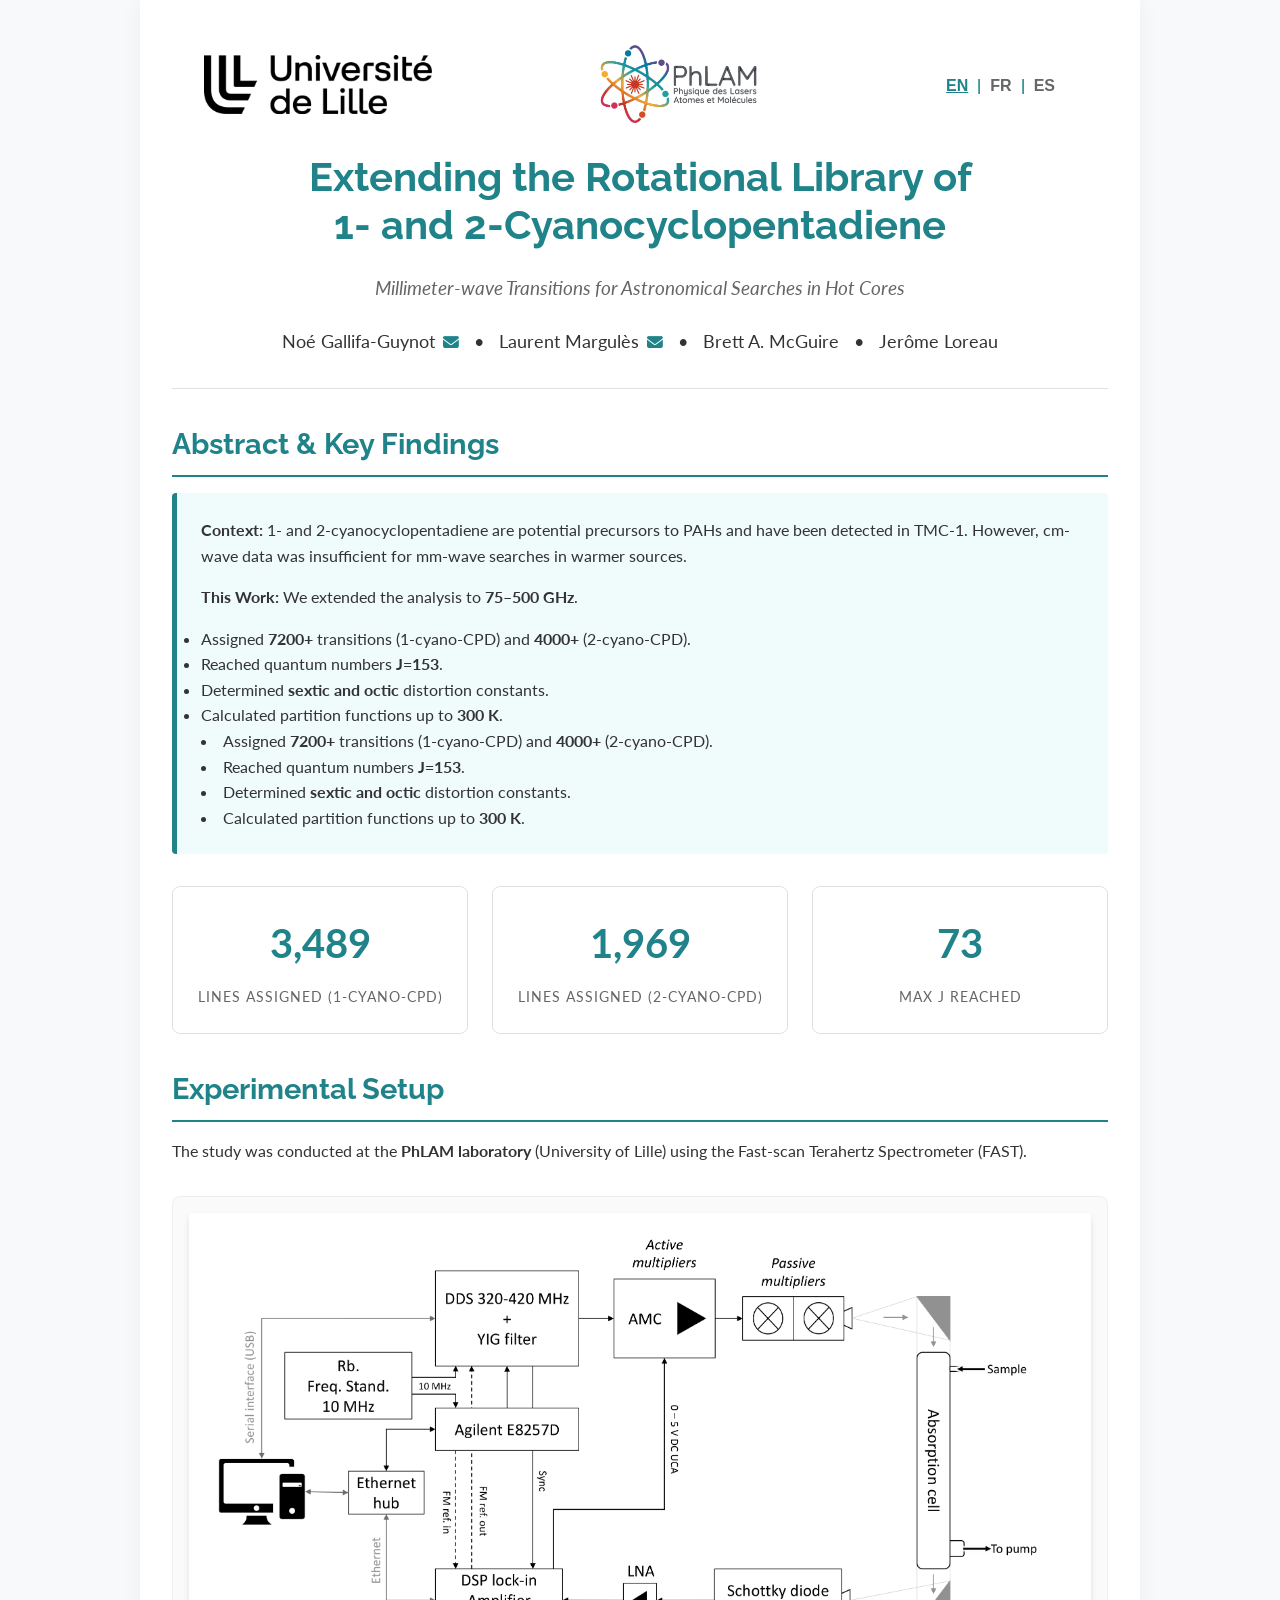
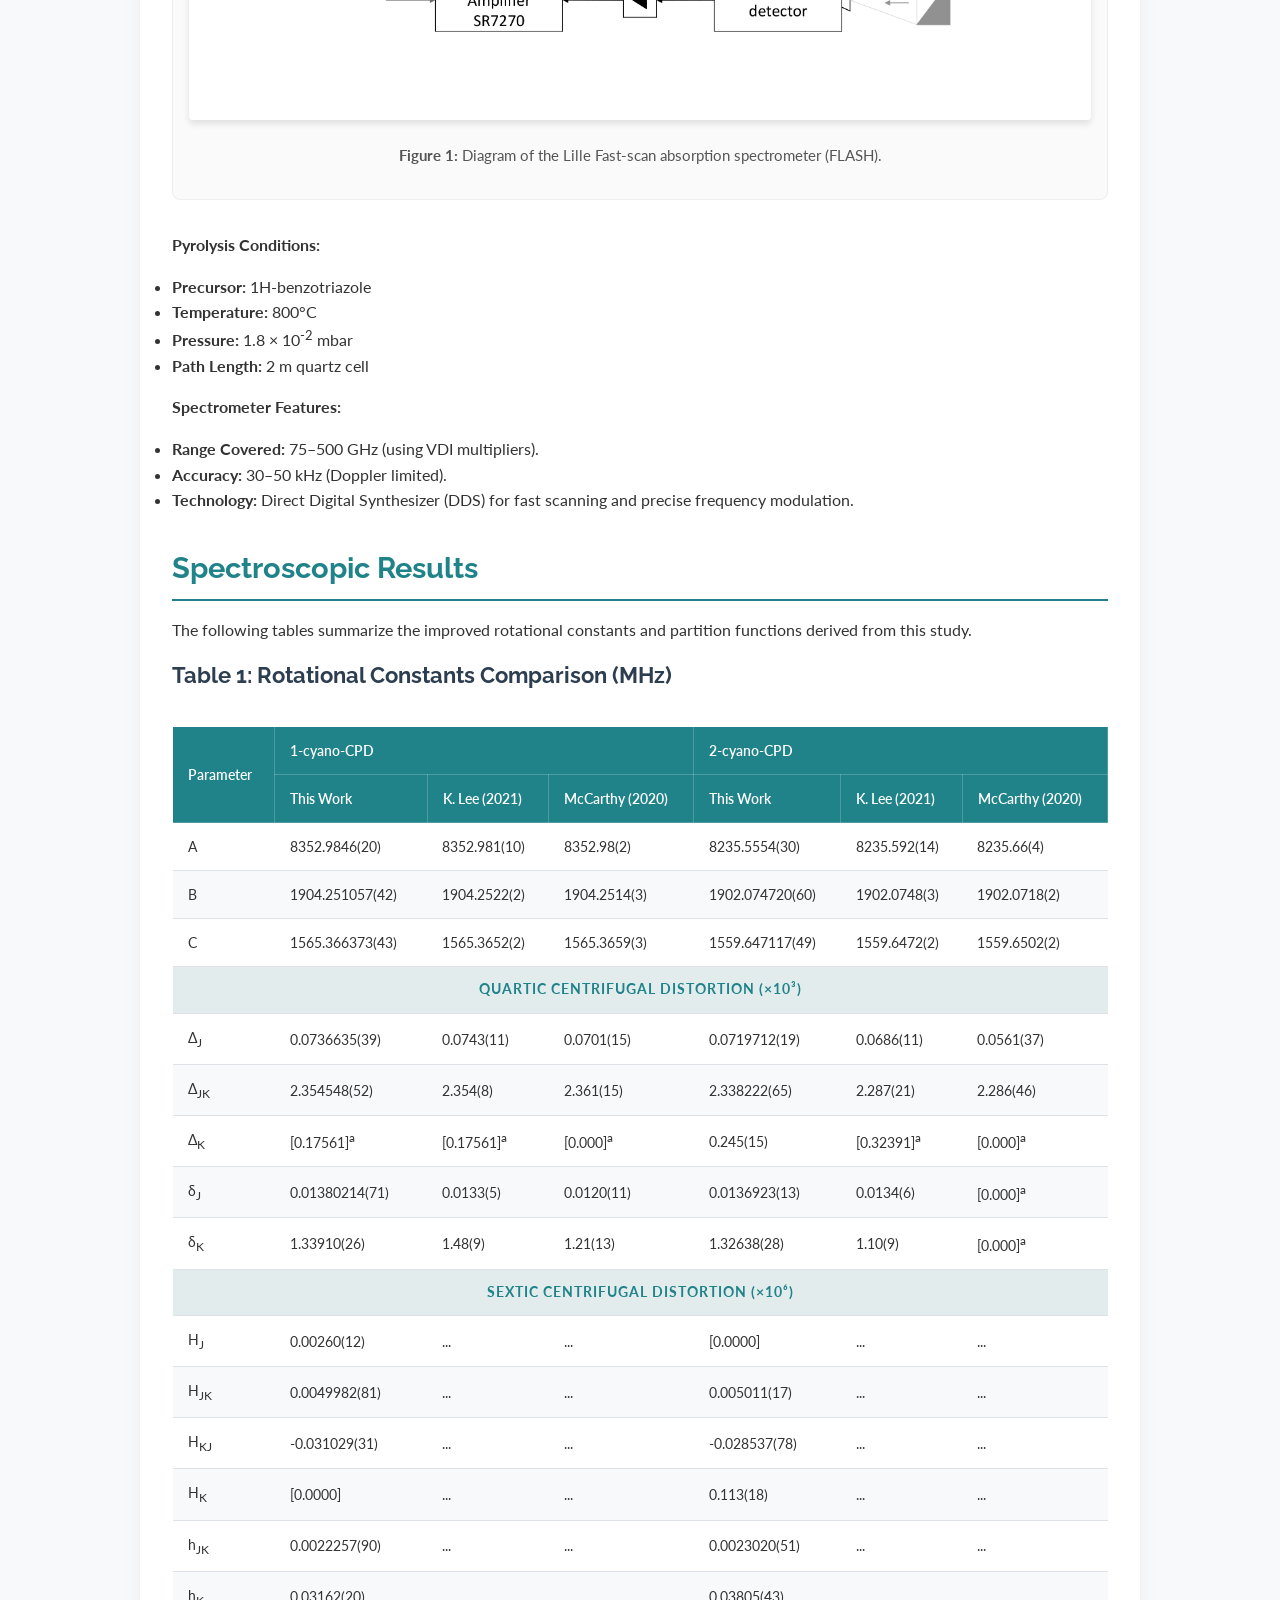
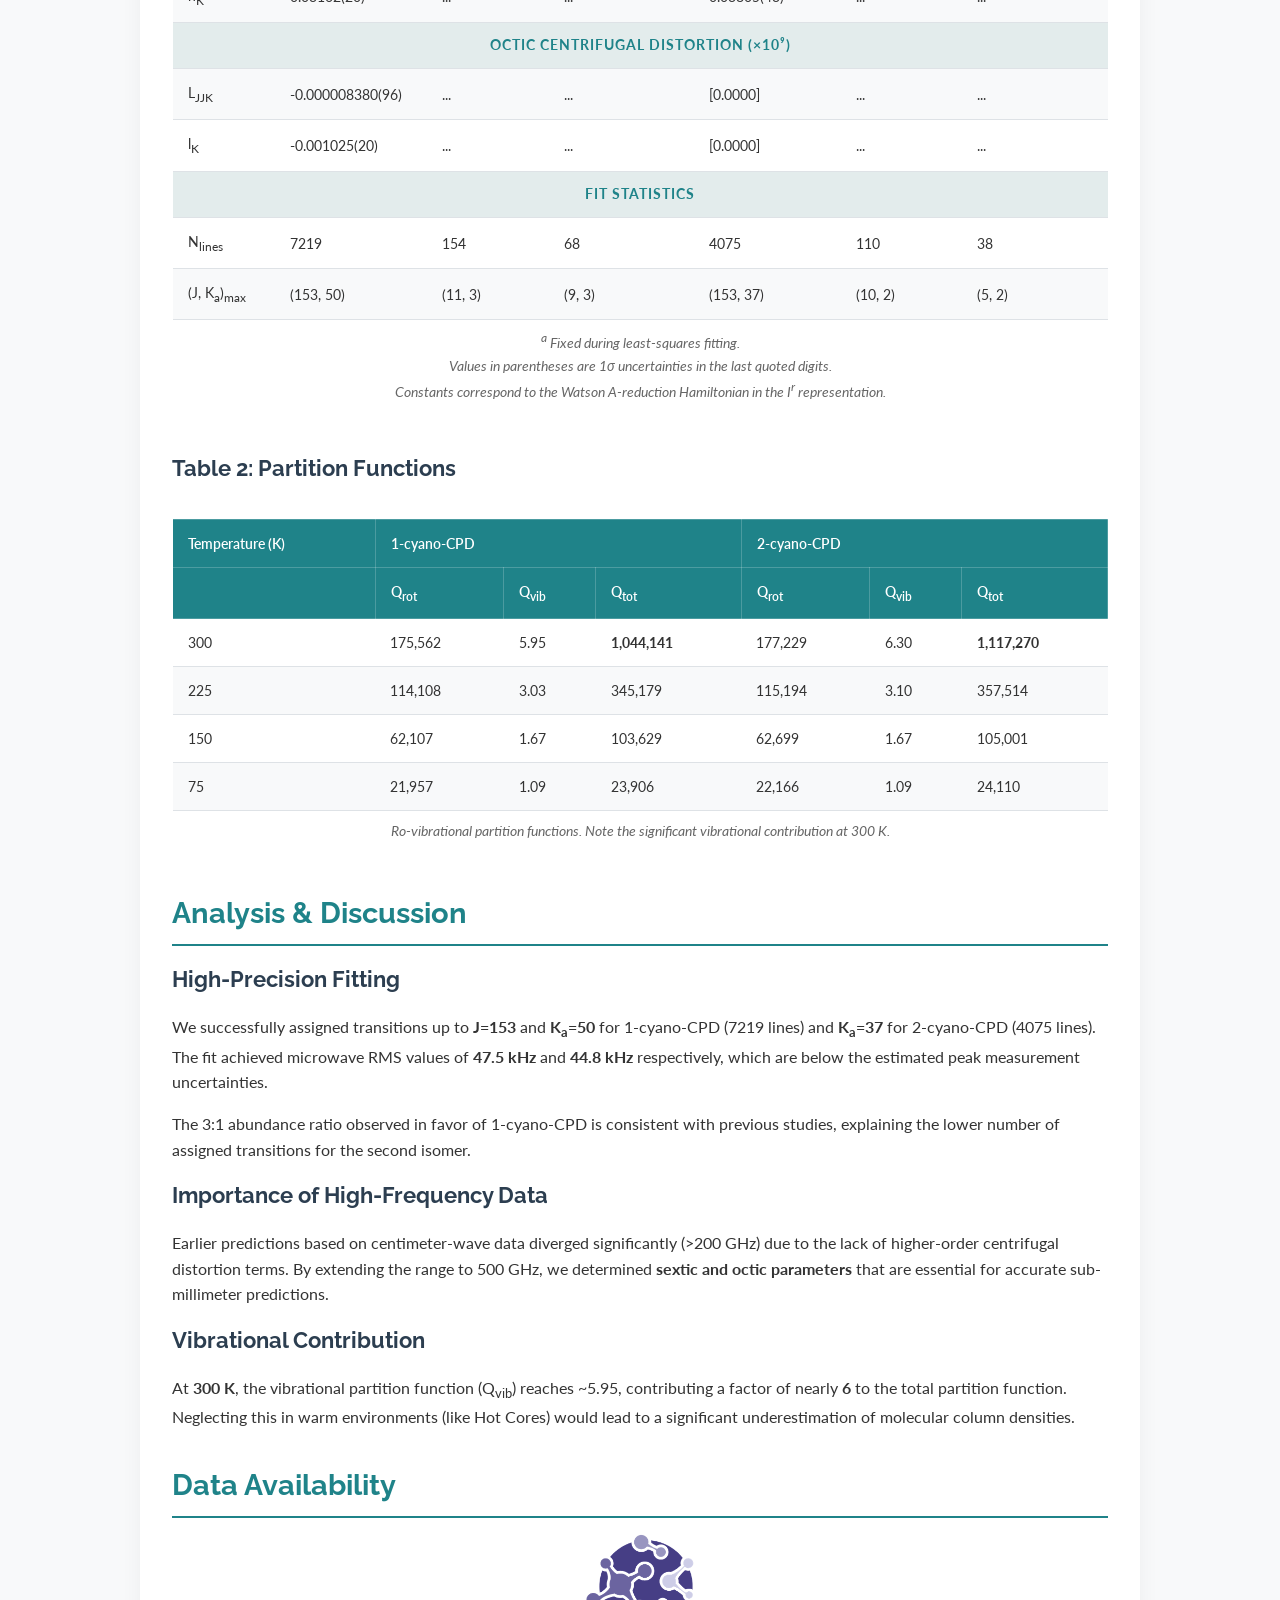
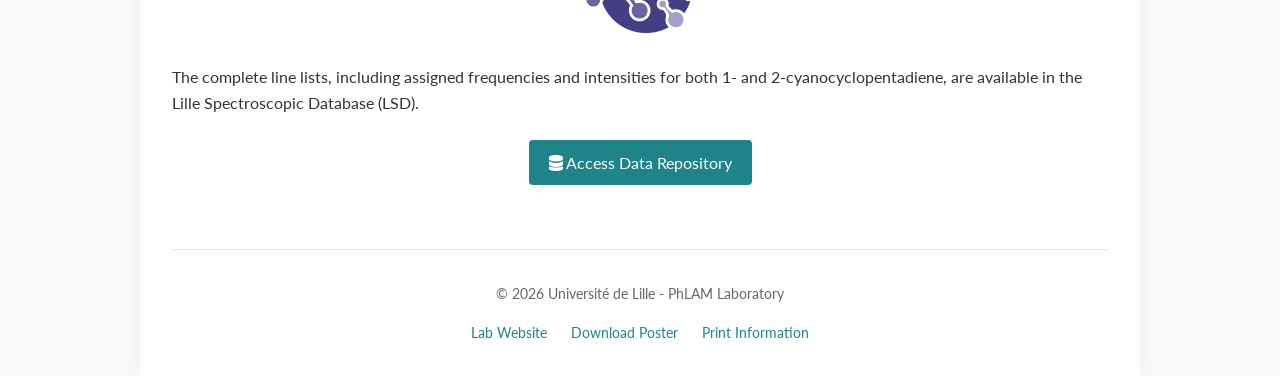
<file: index.html>
<!DOCTYPE html>
<html lang="en">

<head>
    <meta charset="UTF-8">
    <meta name="viewport" content="width=device-width, initial-scale=1.0">
    <title>Supplementary Material - Cyanocyclopentadiene Study</title>
    <link rel="stylesheet" href="style.css">
    <!-- Google Fonts: Raleway (Headings) and Lato (Body) to match poster vibes -->
    <link
        href="https://fonts.googleapis.com/css2?family=Lato:wght@300;400;700&family=Raleway:wght@400;600;700&display=swap"
        rel="stylesheet">
    <link rel="stylesheet" href="https://cdnjs.cloudflare.com/ajax/libs/font-awesome/6.4.0/css/all.min.css">
</head>

<body>

    <div class="container">

        <!-- Header -->
        <header class="fade-in">
            <div class="logo-strip">
                <img src="images/logo_univ-1.png" alt="Univ Lille" class="partner-logo">
                <img src="images/logo_phlam-1.png" alt="CNRS" class="partner-logo logo-lg">
                <!-- Add other logos if available -->
                <!-- Language Switcher -->
                <div class="lang-switcher">
                    <button onclick="changeLanguage('en')" class="lang-btn active">EN</button> |
                    <button onclick="changeLanguage('fr')" class="lang-btn">FR</button> |
                    <button onclick="changeLanguage('es')" class="lang-btn">ES</button>
                </div>
            </div>
            <h1 class="header-title" data-i18n="title">Extending the Rotational Library of<br>1- and
                2-Cyanocyclopentadiene</h1>
            <p class="subtitle" data-i18n="subtitle">Millimeter-wave Transitions for Astronomical Searches in Hot Cores
            </p>

            <div class="authors-list">
                <span class="author-item">Noé Gallifa-Guynot <a href="mailto:noe.gallifa@univ-lille.fr"><i
                            class="fas fa-envelope"></i></a></span> &bull;
                <span class="author-item">Laurent Margulès <a href="mailto:laurent.margules@univ-lille.fr"><i
                            class="fas fa-envelope"></i></a></span> &bull;
                <span class="author-item">Brett A. McGuire</span> &bull;
                <span class="author-item">Jerôme Loreau</span>
            </div>
        </header>

        <!-- Abstract / Key Findings -->
        <section id="abstract" class="fade-in">
            <h2 data-i18n="abstract_title">Abstract & Key Findings</h2>
            <div class="abstract-box">
                <p>
                    <strong data-i18n="context_label">Context:</strong> <span data-i18n="context_text">1- and
                        2-cyanocyclopentadiene are potential precursors to PAHs and have been detected in TMC-1.
                        However, cm-wave data was insufficient for mm-wave searches in warmer sources.</span>
                </p>
                <p>
                    <strong data-i18n="work_label">This Work:</strong> <span data-i18n="work_text">We extended the
                        analysis to <strong>75–500 GHz</strong>.</span>
                </p>
                <ul>
                    <li data-i18n="findings_1">Assigned <strong>7200+</strong> transitions (1-cyano-CPD) and
                        <strong>4000+</strong> (2-cyano-CPD).
                    </li>
                    <li data-i18n="findings_2">Reached quantum numbers <strong>J=153</strong>.</li>
                    <li data-i18n="findings_3">Determined <strong>sextic and octic</strong> distortion constants.</li>
                    <li data-i18n="findings_4">Calculated partition functions up to <strong>300 K</strong>.</li>
                </ul>
                <li>Assigned <strong>7200+</strong> transitions (1-cyano-CPD) and <strong>4000+</strong>
                    (2-cyano-CPD).</li>
                <li>Reached quantum numbers <strong>J=153</strong>.</li>
                <li>Determined <strong>sextic and octic</strong> distortion constants.</li>
                <li>Calculated partition functions up to <strong>300 K</strong>.</li>
                </ul>
            </div>
        </section>

        <!-- Stats -->
        <section class="stats-grid fade-in">
            <div class="stat-card">
                <span class="stat-number" data-target="7219">0</span>
                <span class="stat-label" data-i18n="stat_lines_1">Lines Assigned (1-cyano-CPD)</span>
            </div>
            <div class="stat-card">
                <span class="stat-number" data-target="4075">0</span>
                <span class="stat-label" data-i18n="stat_lines_2">Lines Assigned (2-cyano-CPD)</span>
            </div>
            <div class="stat-card">
                <span class="stat-number" data-target="153">0</span>
                <span class="stat-label" data-i18n="stat_max_j">Max J Reached</span>
            </div>
        </section>

        <!-- Detailed Methodology -->
        <section id="setup" class="fade-in">
            <h2 data-i18n="setup_title">Experimental Setup</h2>
            <p data-i18n="setup_lab_text">
                The study was conducted at the <strong>PhLAM laboratory</strong> (University of Lille) using the
                Fast-scan Terahertz Spectrometer (FAST).
            </p>

            <div class="figure-container">
                <img src="images/Schema_FAST.png" alt="Fast-scan Terahertz Spectrometer Diagram" class="figure-img">
                <p class="figure-caption" data-i18n="setup_figure_caption"><strong>Figure 1:</strong> Diagram of the
                    Lille Fast-scan absorption
                    spectrometer (FLASH).</p>
            </div>

            <p>
                <strong data-i18n="setup_conditions_title">Pyrolysis Conditions:</strong>
            <ul>
                <li data-i18n="setup_cond_precursor"><strong>Precursor:</strong> 1H-benzotriazole</li>
                <li data-i18n="setup_cond_temp"><strong>Temperature:</strong> 800°C</li>
                <li data-i18n="setup_cond_press"><strong>Pressure:</strong> 1.8 × 10<sup>-2</sup> mbar</li>
                <li data-i18n="setup_cond_path"><strong>Path Length:</strong> 2 m quartz cell</li>
            </ul>
            </p>
            <p>
                <strong data-i18n="setup_specs_title">Spectrometer Features:</strong>
            <ul>
                <li data-i18n="setup_spec_range"><strong>Range Covered:</strong> 75–500 GHz (using VDI multipliers).
                </li>
                <li data-i18n="setup_spec_accuracy"><strong>Accuracy:</strong> 30–50 kHz (Doppler limited).</li>
                <li data-i18n="setup_spec_tech"><strong>Technology:</strong> Direct Digital Synthesizer (DDS) for fast
                    scanning and precise
                    frequency modulation.</li>
            </ul>
            </p>
        </section>

        <!-- Data Tables -->
        <section id="results" class="fade-in">
            <h2 data-i18n="results_title">Spectroscopic Results</h2>
            <p data-i18n="results_intro">
                The following tables summarize the improved rotational constants and partition functions derived from
                this study.
            </p>

            <h3>Table 1: Rotational Constants Comparison (MHz)</h3>
            <div class="table-container">
                <table>
                    <thead>
                        <!-- Main Headers -->
                        <tr>
                            <th rowspan="2">Parameter</th>
                            <th colspan="3">1-cyano-CPD</th>
                            <th colspan="3">2-cyano-CPD</th>
                        </tr>
                        <!-- Sub Headers -->
                        <tr>
                            <th>This Work</th>
                            <th>K. Lee (2021)</th>
                            <th>McCarthy (2020)</th>
                            <th>This Work</th>
                            <th>K. Lee (2021)</th>
                            <th>McCarthy (2020)</th>
                        </tr>
                    </thead>
                    <tbody>
                        <!-- Rotational Constants -->
                        <tr>
                            <td>A</td>
                            <td>8352.9846(20)</td>
                            <td>8352.981(10)</td>
                            <td>8352.98(2)</td>
                            <td>8235.5554(30)</td>
                            <td>8235.592(14)</td>
                            <td>8235.66(4)</td>
                        </tr>
                        <tr>
                            <td>B</td>
                            <td>1904.251057(42)</td>
                            <td>1904.2522(2)</td>
                            <td>1904.2514(3)</td>
                            <td>1902.074720(60)</td>
                            <td>1902.0748(3)</td>
                            <td>1902.0718(2)</td>
                        </tr>
                        <tr>
                            <td>C</td>
                            <td>1565.366373(43)</td>
                            <td>1565.3652(2)</td>
                            <td>1565.3659(3)</td>
                            <td>1559.647117(49)</td>
                            <td>1559.6472(2)</td>
                            <td>1559.6502(2)</td>
                        </tr>

                        <!-- Quartic Constants -->
                        <tr class="section-row">
                            <td colspan="7">Quartic Centrifugal Distortion (×10³)</td>
                        </tr>
                        <tr>
                            <td>Δ<sub>J</sub></td>
                            <td>0.0736635(39)</td>
                            <td>0.0743(11)</td>
                            <td>0.0701(15)</td>
                            <td>0.0719712(19)</td>
                            <td>0.0686(11)</td>
                            <td>0.0561(37)</td>
                        </tr>
                        <tr>
                            <td>Δ<sub>JK</sub></td>
                            <td>2.354548(52)</td>
                            <td>2.354(8)</td>
                            <td>2.361(15)</td>
                            <td>2.338222(65)</td>
                            <td>2.287(21)</td>
                            <td>2.286(46)</td>
                        </tr>
                        <tr>
                            <td>Δ<sub>K</sub></td>
                            <td>[0.17561]<sup>a</sup></td>
                            <td>[0.17561]<sup>a</sup></td>
                            <td>[0.000]<sup>a</sup></td>
                            <td>0.245(15)</td>
                            <td>[0.32391]<sup>a</sup></td>
                            <td>[0.000]<sup>a</sup></td>
                        </tr>
                        <tr>
                            <td>δ<sub>J</sub></td>
                            <td>0.01380214(71)</td>
                            <td>0.0133(5)</td>
                            <td>0.0120(11)</td>
                            <td>0.0136923(13)</td>
                            <td>0.0134(6)</td>
                            <td>[0.000]<sup>a</sup></td>
                        </tr>
                        <tr>
                            <td>δ<sub>K</sub></td>
                            <td>1.33910(26)</td>
                            <td>1.48(9)</td>
                            <td>1.21(13)</td>
                            <td>1.32638(28)</td>
                            <td>1.10(9)</td>
                            <td>[0.000]<sup>a</sup></td>
                        </tr>

                        <!-- Sextic Constants -->
                        <tr class="section-row">
                            <td colspan="7">Sextic Centrifugal Distortion (×10⁶)</td>
                        </tr>
                        <tr>
                            <td>H<sub>J</sub></td>
                            <td>0.00260(12)</td>
                            <td>...</td>
                            <td>...</td>
                            <td>[0.0000]</td>
                            <td>...</td>
                            <td>...</td>
                        </tr>
                        <tr>
                            <td>H<sub>JK</sub></td>
                            <td>0.0049982(81)</td>
                            <td>...</td>
                            <td>...</td>
                            <td>0.005011(17)</td>
                            <td>...</td>
                            <td>...</td>
                        </tr>
                        <tr>
                            <td>H<sub>KJ</sub></td>
                            <td>-0.031029(31)</td>
                            <td>...</td>
                            <td>...</td>
                            <td>-0.028537(78)</td>
                            <td>...</td>
                            <td>...</td>
                        </tr>
                        <tr>
                            <td>H<sub>K</sub></td>
                            <td>[0.0000]</td>
                            <td>...</td>
                            <td>...</td>
                            <td>0.113(18)</td>
                            <td>...</td>
                            <td>...</td>
                        </tr>
                        <tr>
                            <td>h<sub>JK</sub></td>
                            <td>0.0022257(90)</td>
                            <td>...</td>
                            <td>...</td>
                            <td>0.0023020(51)</td>
                            <td>...</td>
                            <td>...</td>
                        </tr>
                        <tr>
                            <td>h<sub>K</sub></td>
                            <td>0.03162(20)</td>
                            <td>...</td>
                            <td>...</td>
                            <td>0.03805(43)</td>
                            <td>...</td>
                            <td>...</td>
                        </tr>

                        <!-- Octic Constants -->
                        <tr class="section-row">
                            <td colspan="7">Octic Centrifugal Distortion (×10⁹)</td>
                        </tr>
                        <tr>
                            <td>L<sub>JJK</sub></td>
                            <td>-0.000008380(96)</td>
                            <td>...</td>
                            <td>...</td>
                            <td>[0.0000]</td>
                            <td>...</td>
                            <td>...</td>
                        </tr>
                        <tr>
                            <td>l<sub>K</sub></td>
                            <td>-0.001025(20)</td>
                            <td>...</td>
                            <td>...</td>
                            <td>[0.0000]</td>
                            <td>...</td>
                            <td>...</td>
                        </tr>

                        <!-- Fitting Stats -->
                        <tr class="section-row">
                            <td colspan="7">Fit Statistics</td>
                        </tr>
                        <tr>
                            <td>N<sub>lines</sub></td>
                            <td>7219</td>
                            <td>154</td>
                            <td>68</td>
                            <td>4075</td>
                            <td>110</td>
                            <td>38</td>
                        </tr>
                        <tr>
                            <td>(J, K<sub>a</sub>)<sub>max</sub></td>
                            <td>(153, 50)</td>
                            <td>(11, 3)</td>
                            <td>(9, 3)</td>
                            <td>(153, 37)</td>
                            <td>(10, 2)</td>
                            <td>(5, 2)</td>
                        </tr>
                    </tbody>
                </table>
                <p class="table-caption">
                    <sup>a</sup> Fixed during least-squares fitting.<br>
                    Values in parentheses are 1σ uncertainties in the last quoted digits.<br>
                    Constants correspond to the Watson A-reduction Hamiltonian in the I<sup>r</sup> representation.
                </p>
            </div>

            <h3>Table 2: Partition Functions</h3>
            <div class="table-container">
                <table>
                    <thead>
                        <tr>
                            <th>Temperature (K)</th>
                            <th colspan="3">1-cyano-CPD</th>
                            <th colspan="3">2-cyano-CPD</th>
                        </tr>
                        <tr style="background:#eef; color:#333;">
                            <th></th>
                            <th>Q<sub>rot</sub></th>
                            <th>Q<sub>vib</sub></th>
                            <th>Q<sub>tot</sub></th>
                            <th>Q<sub>rot</sub></th>
                            <th>Q<sub>vib</sub></th>
                            <th>Q<sub>tot</sub></th>
                        </tr>
                    </thead>
                    <tbody>
                        <tr>
                            <td>300</td>
                            <td>175,562</td>
                            <td>5.95</td>
                            <td><strong>1,044,141</strong></td>
                            <td>177,229</td>
                            <td>6.30</td>
                            <td><strong>1,117,270</strong></td>
                        </tr>
                        <tr>
                            <td>225</td>
                            <td>114,108</td>
                            <td>3.03</td>
                            <td>345,179</td>
                            <td>115,194</td>
                            <td>3.10</td>
                            <td>357,514</td>
                        </tr>
                        <tr>
                            <td>150</td>
                            <td>62,107</td>
                            <td>1.67</td>
                            <td>103,629</td>
                            <td>62,699</td>
                            <td>1.67</td>
                            <td>105,001</td>
                        </tr>
                        <tr>
                            <td>75</td>
                            <td>21,957</td>
                            <td>1.09</td>
                            <td>23,906</td>
                            <td>22,166</td>
                            <td>1.09</td>
                            <td>24,110</td>
                        </tr>
                    </tbody>
                </table>
                <p class="table-caption">Ro-vibrational partition functions. Note the significant vibrational
                    contribution at 300 K.</p>
            </div>
        </section>

        <!-- Detailed Analysis -->
        <section id="discussion" class="fade-in">
            <h2 data-i18n="analysis_title">Analysis & Discussion</h2>

            <h3 data-i18n="analysis_subtitle_1">High-Precision Fitting</h3>
            <p data-i18n="analysis_text_1">
                We successfully assigned transitions up to <strong>J=153</strong> and <strong>K<sub>a</sub>=50</strong>
                for 1-cyano-CPD (7219 lines)
                and <strong>K<sub>a</sub>=37</strong> for 2-cyano-CPD (4075 lines). The fit achieved microwave RMS
                values of
                <strong>47.5 kHz</strong> and <strong>44.8 kHz</strong> respectively, which are below the estimated peak
                measurement uncertainties.
            </p>
            <p data-i18n="analysis_text_2">
                The 3:1 abundance ratio observed in favor of 1-cyano-CPD is consistent with previous studies,
                explaining the lower number of assigned transitions for the second isomer.
            </p>

            <h3 data-i18n="analysis_subtitle_2">Importance of High-Frequency Data</h3>
            <p data-i18n="analysis_text_3">
                Earlier predictions based on centimeter-wave data diverged significantly (>200 GHz) due to the lack of
                higher-order centrifugal distortion terms. By extending the range to 500 GHz, we determined
                <strong>sextic and octic parameters</strong> that are essential for accurate sub-millimeter predictions.
            </p>

            <h3 data-i18n="analysis_subtitle_3">Vibrational Contribution</h3>
            <p data-i18n="analysis_text_4">
                At <strong>300 K</strong>, the vibrational partition function (Q<sub>vib</sub>) reaches ~5.95,
                contributing
                a factor of nearly <strong>6</strong> to the total partition function. Neglecting this in warm
                environments
                (like Hot Cores) would lead to a significant underestimation of molecular column densities.
            </p>
        </section>

        <!-- Data Repository -->
        <section id="data" class="fade-in">
            <h2 data-i18n="data_title">Data Availability</h2>
            <div class="lsd-logo-container">
                <img src="images/LSD_logo.png" alt="Lille Spectroscopic Database" class="lsd-logo">
            </div>
            <p data-i18n="data_text">
                The complete line lists, including assigned frequencies and intensities for both 1- and
                2-cyanocyclopentadiene,
                are available in the Lille Spectroscopic Database (LSD).
            </p>
            <p style="text-align: center; margin-top: 1.5rem;">
                <a href="#" class="btn-primary"
                    style="display: inline-block; padding: 10px 20px; background: var(--primary-color); color: white; border-radius: 4px; text-decoration: none;">
                    <i class="fas fa-database"></i> <span data-i18n="data_button">Access Data Repository</span>
                </a>
            </p>
        </section>

        <!-- Footer -->
        <footer>
            <p data-i18n="footer_copyright">&copy; 2026 Université de Lille - PhLAM Laboratory</p>
            <div class="footer-links">
                <a href="https://phlam.univ-lille.fr" data-i18n="footer_lab_web">Lab Website</a>
                <a href="poster_2026.pdf" target="_blank" download data-i18n="footer_download">Download Poster</a>
                <a href="#" onclick="window.print()" data-i18n="footer_print">Print Information</a>
            </div>
        </footer>

    </div>

    <!-- Mobile Bottom Navigation -->
    <nav class="mobile-nav">
        <a href="#" class="nav-item">
            <i class="fas fa-home"></i>
            <span>Home</span>
        </a>
        <a href="#setup" class="nav-item">
            <i class="fas fa-microscope"></i>
            <span>Setup</span>
        </a>
        <a href="#results" class="nav-item">
            <i class="fas fa-table"></i>
            <span>Data</span>
        </a>
        <a href="#discussion" class="nav-item">
            <i class="fas fa-chart-line"></i>
            <span>Analysis</span>
        </a>
    </nav>

    <script src="script.js"></script>
</body>

</html>
</file>
<file: style.css>
:root {
    --primary-color: #1F8389;
    /* Nott Blue from poster theme */
    --secondary-color: #f8f9fa;
    /* Light background */
    --text-color: #333333;
    --text-muted: #666666;
    --border-color: #dee2e6;
    --white: #ffffff;
    --shadow: 0 4px 6px rgba(0, 0, 0, 0.1);
}

* {
    margin: 0;
    padding: 0;
    box-sizing: border-box;
}

body {
    font-family: 'Lato', 'Segoe UI', system-ui, sans-serif;
    color: var(--text-color);
    background-color: var(--secondary-color);
    line-height: 1.6;
}

/* Typography */
h1,
h2,
h3,
h4 {
    font-family: 'Raleway', sans-serif;
    /* Matching poster font family if available, else fallback */
    color: var(--primary-color);
    margin-bottom: 1rem;
    font-weight: 700;
}

h1 {
    font-size: 2.5rem;
    line-height: 1.2;
}

h2 {
    font-size: 1.8rem;
    border-bottom: 2px solid var(--primary-color);
    padding-bottom: 0.5rem;
    margin-top: 2rem;
}

h3 {
    font-size: 1.4rem;
    color: #2c3e50;
}

p {
    margin-bottom: 1rem;
}

a {
    color: var(--primary-color);
    text-decoration: none;
    transition: color 0.2s;
}

a:hover {
    color: #145a5e;
    text-decoration: underline;
}

/* Layout */
.container {
    max-width: 1000px;
    margin: 0 auto;
    padding: 2rem;
    background: var(--white);
    box-shadow: 0 0 20px rgba(0, 0, 0, 0.05);
    min-height: 100vh;
    position: relative;
    /* For absolute logos */
}

/* Header */
header {
    text-align: center;
    border-bottom: 1px solid var(--border-color);
    padding-bottom: 2rem;
    margin-bottom: 2rem;
}

.logo-strip {
    display: flex;
    justify-content: center;
    align-items: center;
    /* Vertically center logos */
    gap: 30px;
    margin-bottom: 2rem;
    flex-wrap: wrap;
}

.partner-logo {
    height: 60px;
    object-fit: contain;
}

/* Language Switcher */
.lang-switcher {
    margin: 0 1rem;
    font-weight: bold;
    color: var(--primary-color);
}

.lang-btn {
    background: none;
    border: none;
    color: var(--text-muted);
    font-weight: bold;
    cursor: pointer;
    font-size: 1rem;
    padding: 0 5px;
    transition: color 0.2s;
}

.lang-btn:hover,
.lang-btn.active {
    color: var(--primary-color);
    text-decoration: underline;
}

.partner-logo.logo-lg {
    height: 105px;
    /* Larger size for PhLAM/CNRS logo */
}

.header-title {
    margin: 1.5rem 0;
}

.subtitle {
    font-size: 1.2rem;
    color: var(--text-muted);
    font-style: italic;
}

/* Authors */
.authors-list {
    display: flex;
    justify-content: center;
    flex-wrap: wrap;
    gap: 15px;
    margin-top: 1.5rem;
    font-size: 1.1rem;
}

.author-item {
    display: flex;
    align-items: center;
    gap: 8px;
}

.author-item i {
    color: var(--primary-color);
    font-size: 0.9em;
}

/* Abstract / Hero */
.abstract-box {
    background-color: #f0fbfc;
    border-left: 5px solid var(--primary-color);
    padding: 1.5rem;
    margin-bottom: 2rem;
    border-radius: 4px;
}

/* Tables */
.table-container {
    overflow-x: auto;
    margin: 2rem 0;
}

table {
    width: 100%;
    border-collapse: collapse;
    font-size: 0.9rem;
    background: var(--white);
}

th,
td {
    padding: 12px 15px;
    text-align: left;
    border-bottom: 1px solid var(--border-color);
}

th {
    background-color: var(--primary-color);
    color: var(--white);
    font-weight: 600;
    white-space: nowrap;
    border: 1px solid rgba(255, 255, 255, 0.2);
    /* Header separator */
}

.section-row td {
    background-color: #e3ecec;
    font-weight: bold;
    color: var(--primary-color);
    text-align: center;
    font-size: 0.85rem;
    text-transform: uppercase;
    letter-spacing: 1px;
}

tr:nth-child(even) {
    background-color: #f8f9fa;
}

tr:hover {
    background-color: #e9ecef;
}

.table-caption {
    font-style: italic;
    color: var(--text-muted);
    margin-top: 0.5rem;
    text-align: center;
    font-size: 0.9rem;
}

/* Figures */
.figure-container {
    text-align: center;
    margin: 2rem 0;
    padding: 1rem;
    border: 1px solid #eee;
    background: #fafafa;
    border-radius: 8px;
}

.figure-img {
    max-width: 100%;
    height: auto;
    border-radius: 4px;
    box-shadow: var(--shadow);
}

.pdf-embed {
    width: 100%;
    height: 500px;
    border: 1px solid var(--border-color);
}

.figure-caption {
    margin-top: 1rem;
    color: #555;
    font-size: 0.95rem;
}

/* Stats Grid */
.stats-grid {
    display: grid;
    grid-template-columns: repeat(auto-fit, minmax(200px, 1fr));
    gap: 1.5rem;
    margin: 2rem 0;
}

.stat-card {
    background: var(--white);
    padding: 1.5rem;
    border-radius: 8px;
    text-align: center;
    border: 1px solid var(--border-color);
    transition: transform 0.2s;
}

.stat-card:hover {
    transform: translateY(-3px);
    box-shadow: var(--shadow);
    border-color: var(--primary-color);
}

.stat-number {
    display: block;
    font-size: 2.5rem;
    font-weight: 700;
    color: var(--primary-color);
    margin-bottom: 0.5rem;
}

.stat-label {
    text-transform: uppercase;
    font-size: 0.85rem;
    color: var(--text-muted);
    letter-spacing: 1px;
}

/* Footer */
footer {
    border-top: 1px solid var(--border-color);
    margin-top: 4rem;
    padding-top: 2rem;
    text-align: center;
    color: var(--text-muted);
    font-size: 0.9rem;
}

.footer-links {
    margin-top: 1rem;
}

.footer-links a {
    margin: 0 10px;
}

/* Animation Classes */
.fade-in {
    opacity: 0;
    transform: translateY(20px);
    transition: opacity 0.6s ease-out, transform 0.6s ease-out;
}

.fade-in.visible {
    opacity: 1;
    transform: translateY(0);
}

/* Responsive */
@media (max-width: 768px) {
    h1 {
        font-size: 1.8rem;
    }

    .container {
        padding: 1rem 1rem 5rem 1rem;
        /* Extra bottom padding for nav bar */
    }

    .pdf-embed {
        height: 300px;
    }

    /* Mobile Bottom Nav */
    .mobile-nav {
        display: flex;
        position: fixed;
        bottom: 0;
        left: 0;
        width: 100%;
        background: var(--white);
        border-top: 1px solid var(--border-color);
        box-shadow: 0 -2px 10px rgba(0, 0, 0, 0.1);
        z-index: 1000;
        justify-content: space-around;
        padding: 10px 0;
    }

    .nav-item {
        display: flex;
        flex-direction: column;
        align-items: center;
        text-decoration: none;
        color: var(--text-color);
        font-size: 0.75rem;
        flex: 1;
    }

    .nav-item i {
        font-size: 1.2rem;
        margin-bottom: 4px;
        color: var(--primary-color);
    }

    .nav-item.active {
        color: var(--primary-color);
        font-weight: bold;
    }
}

/* Desktop Layout */
@media (min-width: 769px) {
    .mobile-nav {
        display: none;
    }

    .logo-strip {
        position: relative;
        /* Back to normal flow */
        top: auto;
        right: auto;
        width: 100%;
        /* Take full width */
        left: auto;
        padding: 0 2rem;
        /* Add padding to match page margins */
        justify-content: space-between;
        /* Split: Univ (Left) - PhLAM (Right) */
        align-items: center;
        gap: 20px;
        margin-bottom: 1rem;
        pointer-events: auto;
    }

    .partner-logo {
        pointer-events: auto;
        /* Re-enable clicks on logos */
    }

    .header-title {
        margin-top: 0;
        padding: 0;
    }
}

/* Data Access Logo */
.lsd-logo-container {
    text-align: center;
    margin-bottom: 1.5rem;
}

.lsd-logo {
    height: 100px;
    width: auto;
    transition: transform 0.3s ease;
}

.lsd-logo:hover {
    transform: scale(1.05);
}
</file>
